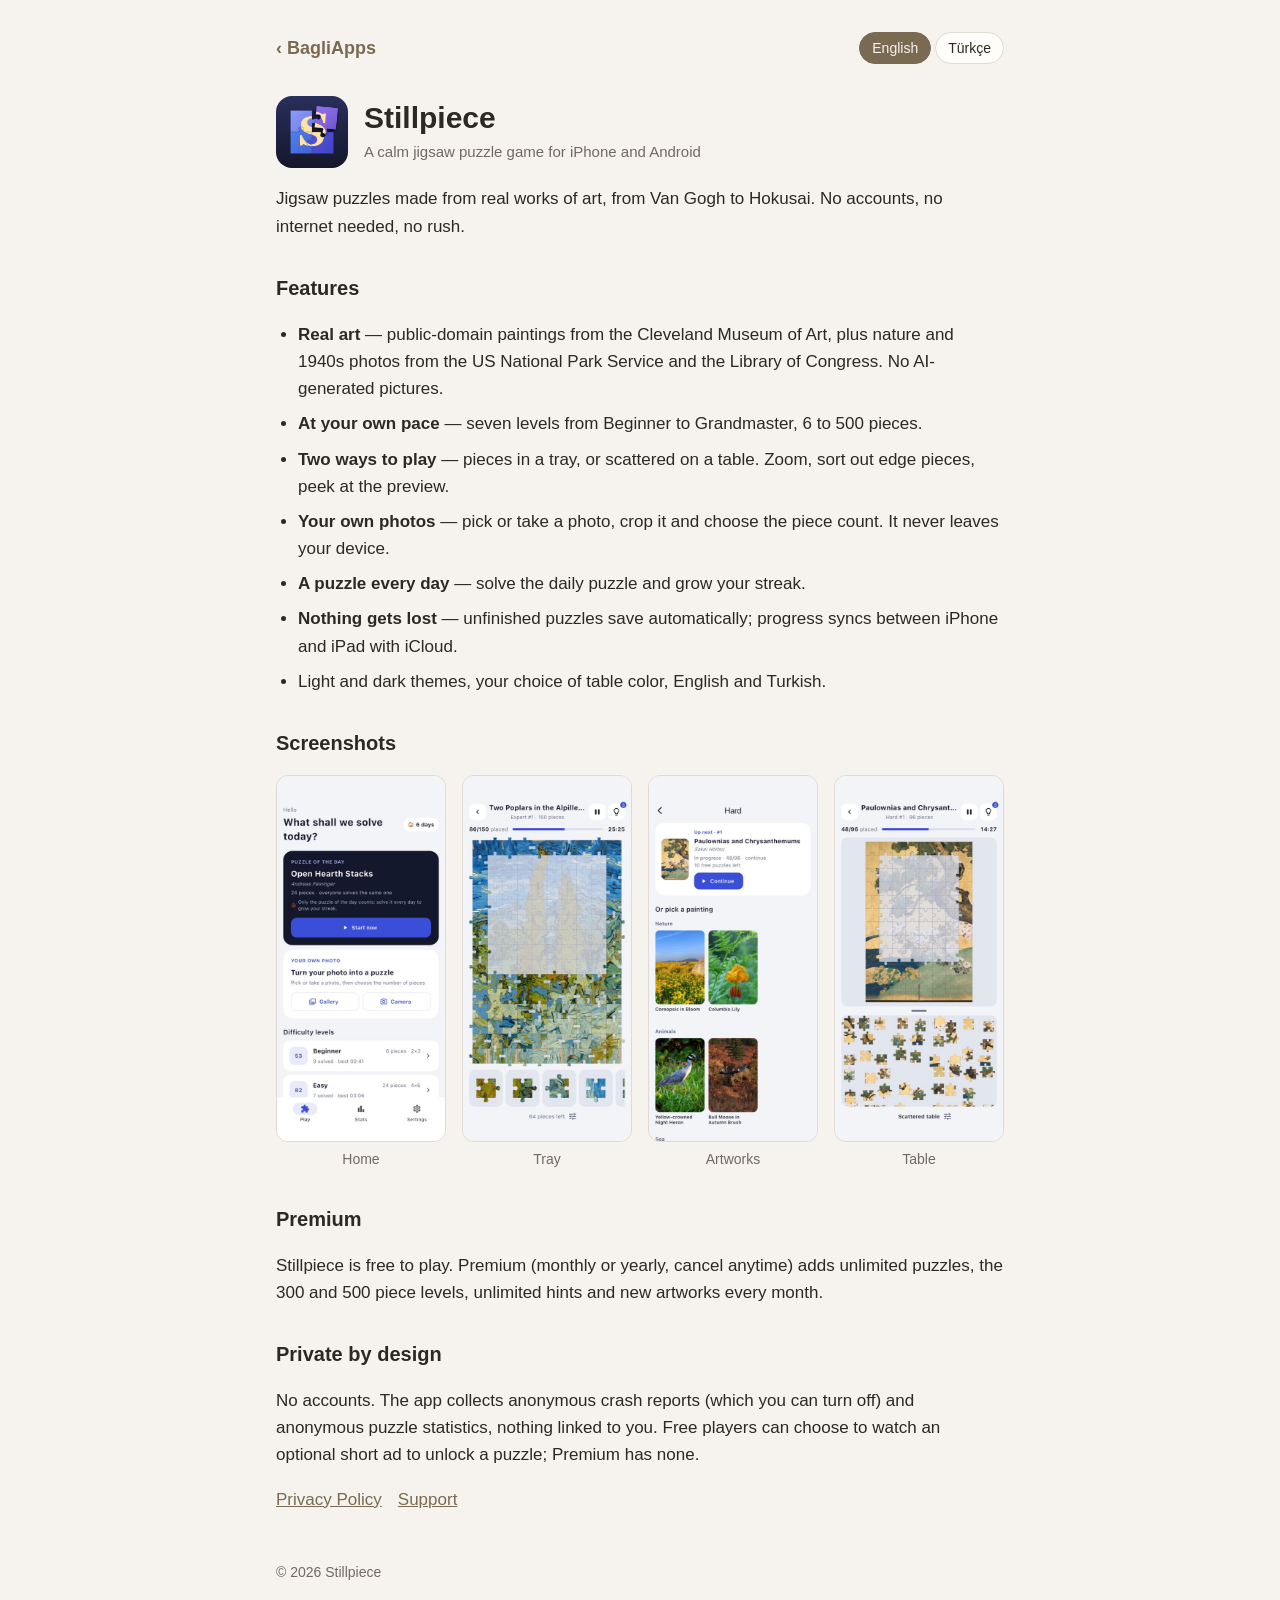
<file: index.html>
<!doctype html>
<html lang="en">
<head>
<meta charset="utf-8">
<meta name="viewport" content="width=device-width, initial-scale=1">
<title>Stillpiece</title>
<meta name="description" content="Stillpiece — a calm jigsaw puzzle game with real, public-domain art for iPhone and Android. No accounts, works offline.">
<link rel="icon" href="img/icon.jpg">
<link rel="stylesheet" href="style.css">
</head>
<body>
<main>
<header class="top">
  <a class="brand" href="https://bagliapps.github.io/">‹ BagliApps</a>
  <div class="lang" role="group" aria-label="Language / Dil">
    <button type="button" data-set="en" aria-pressed="true">English</button>
    <button type="button" data-set="tr" aria-pressed="false">Türkçe</button>
  </div>
</header>

<div class="hero">
  <img src="img/icon.jpg" alt="" width="72" height="72">
  <div>
    <h1>Stillpiece</h1>
    <p class="meta" data-l="en">A calm jigsaw puzzle game for iPhone and Android</p>
    <p class="meta" data-l="tr" hidden>iPhone ve Android için sakin bir yapboz oyunu</p>
  </div>
</div>

<p data-l="en">Jigsaw puzzles made from real works of art, from Van Gogh to Hokusai. No accounts, no internet needed, no rush.</p>
<p data-l="tr" hidden>Van Gogh'dan Hokusai'ye gerçek sanat eserlerinden yapbozlar. Hesap yok, internet gerekmez, acele yok.</p>

<h2 data-l="en">Features</h2><h2 data-l="tr" hidden>Özellikler</h2>
<ul class="features" data-l="en">
  <li><b>Real art</b> — public-domain paintings from the Cleveland Museum of Art, plus nature and 1940s photos from the US National Park Service and the Library of Congress. No AI-generated pictures.</li>
  <li><b>At your own pace</b> — seven levels from Beginner to Grandmaster, 6 to 500 pieces.</li>
  <li><b>Two ways to play</b> — pieces in a tray, or scattered on a table. Zoom, sort out edge pieces, peek at the preview.</li>
  <li><b>Your own photos</b> — pick or take a photo, crop it and choose the piece count. It never leaves your device.</li>
  <li><b>A puzzle every day</b> — solve the daily puzzle and grow your streak.</li>
  <li><b>Nothing gets lost</b> — unfinished puzzles save automatically; progress syncs between iPhone and iPad with iCloud.</li>
  <li>Light and dark themes, your choice of table color, English and Turkish.</li>
</ul>
<ul class="features" data-l="tr" hidden>
  <li><b>Gerçek eserler</b> — Cleveland Museum of Art'ın kamu malı tabloları; ABD Milli Parklar Servisi ve Library of Congress'ten doğa ve 1940'lar fotoğrafları. Yapay zekâyla üretilmiş görsel yok.</li>
  <li><b>Kendi hızında</b> — Başlangıç'tan Büyük Usta'ya yedi seviye, 6'dan 500 parçaya.</li>
  <li><b>İki oyun biçimi</b> — parçalar tepside ya da masaya dağılmış. Yakınlaştır, kenar parçalarını ayır, önizlemeye bak.</li>
  <li><b>Kendi fotoğrafların</b> — bir fotoğraf seç ya da çek, kırp, parça sayısını belirle. Fotoğraf cihazından çıkmaz.</li>
  <li><b>Her gün bir yapboz</b> — günün yapbozunu çöz, art arda günlerle serini büyüt.</li>
  <li><b>Hiçbir şey kaybolmaz</b> — yarım kalan yapboz otomatik kaydedilir; ilerleme iPhone ve iPad arasında iCloud ile eşitlenir.</li>
  <li>Açık ve koyu tema, masa rengi seçimi, Türkçe ve İngilizce.</li>
</ul>

<h2 data-l="en">Screenshots</h2><h2 data-l="tr" hidden>Ekran görüntüleri</h2>
<ul class="shots" id="shots"></ul>

<h2 data-l="en">Premium</h2><h2 data-l="tr" hidden>Premium</h2>
<p data-l="en">Stillpiece is free to play. Premium (monthly or yearly, cancel anytime) adds unlimited puzzles, the 300 and 500 piece levels, unlimited hints and new artworks every month.</p>
<p data-l="tr" hidden>Stillpiece ücretsiz oynanır. Premium (aylık ya da yıllık, istediğin zaman iptal) sınırsız yapboz, 300 ve 500 parçalı seviyeler, sınırsız ipucu ve her ay yeni eserler getirir.</p>

<h2 data-l="en">Private by design</h2><h2 data-l="tr" hidden>Gizlilik öncelikli</h2>
<p data-l="en">No accounts. The app collects anonymous crash reports (which you can turn off) and anonymous puzzle statistics, nothing linked to you. Free players can choose to watch an optional short ad to unlock a puzzle; Premium has none.</p>
<p data-l="tr" hidden>Hesap yok. Uygulama adsız çökme raporları (kapatılabilir) ve adsız yapboz istatistikleri toplar; hiçbiri seninle ilişkilendirilmez. Ücretsiz oyuncular bir yapboz açmak için isteğe bağlı kısa bir reklam izleyebilir; Premium'da reklam yoktur.</p>

<ul class="links">
  <li><a href="privacy.html" data-l="en">Privacy Policy</a><a href="privacy-tr.html" data-l="tr" hidden>Gizlilik Politikası</a></li>
  <li><a href="support.html" data-l="en">Support</a><a href="support-tr.html" data-l="tr" hidden>Destek</a></li>
</ul>
<footer>© 2026 Stillpiece</footer>
</main>
<script>
(function () {
  var shots = [
    ["1_home", "Home", "Ana sayfa"], ["2_tray", "Tray", "Tepsi"],
    ["3_art_list", "Artworks", "Eserler"], ["4_table", "Table", "Masa"]
  ];
  function saved() { try { return localStorage.getItem("lang"); } catch (e) { return null; } }
  function pick() {
    var q = /[?&]lang=(en|tr)/.exec(location.search);
    return (q && q[1]) || saved() || ((navigator.language || "").slice(0, 2) === "tr" ? "tr" : "en");
  }
  function apply(l) {
    document.documentElement.lang = l;
    document.querySelectorAll("[data-l]").forEach(function (e) { e.hidden = e.getAttribute("data-l") !== l; });
    document.querySelectorAll("[data-set]").forEach(function (b) { b.setAttribute("aria-pressed", b.dataset.set === l); });
    document.getElementById("shots").innerHTML = shots.map(function (s) {
      var c = l === "tr" ? s[2] : s[1];
      return '<li><figure><img loading="lazy" src="img/' + l + "/" + s[0] + '.jpg" alt="Stillpiece — ' + c + '"><figcaption>' + c + "</figcaption></figure></li>";
    }).join("");
    try { localStorage.setItem("lang", l); } catch (e) {}
  }
  document.querySelectorAll("[data-set]").forEach(function (b) { b.addEventListener("click", function () { apply(b.dataset.set); }); });
  apply(pick());
})();
</script>
</body>
</html>
</file>
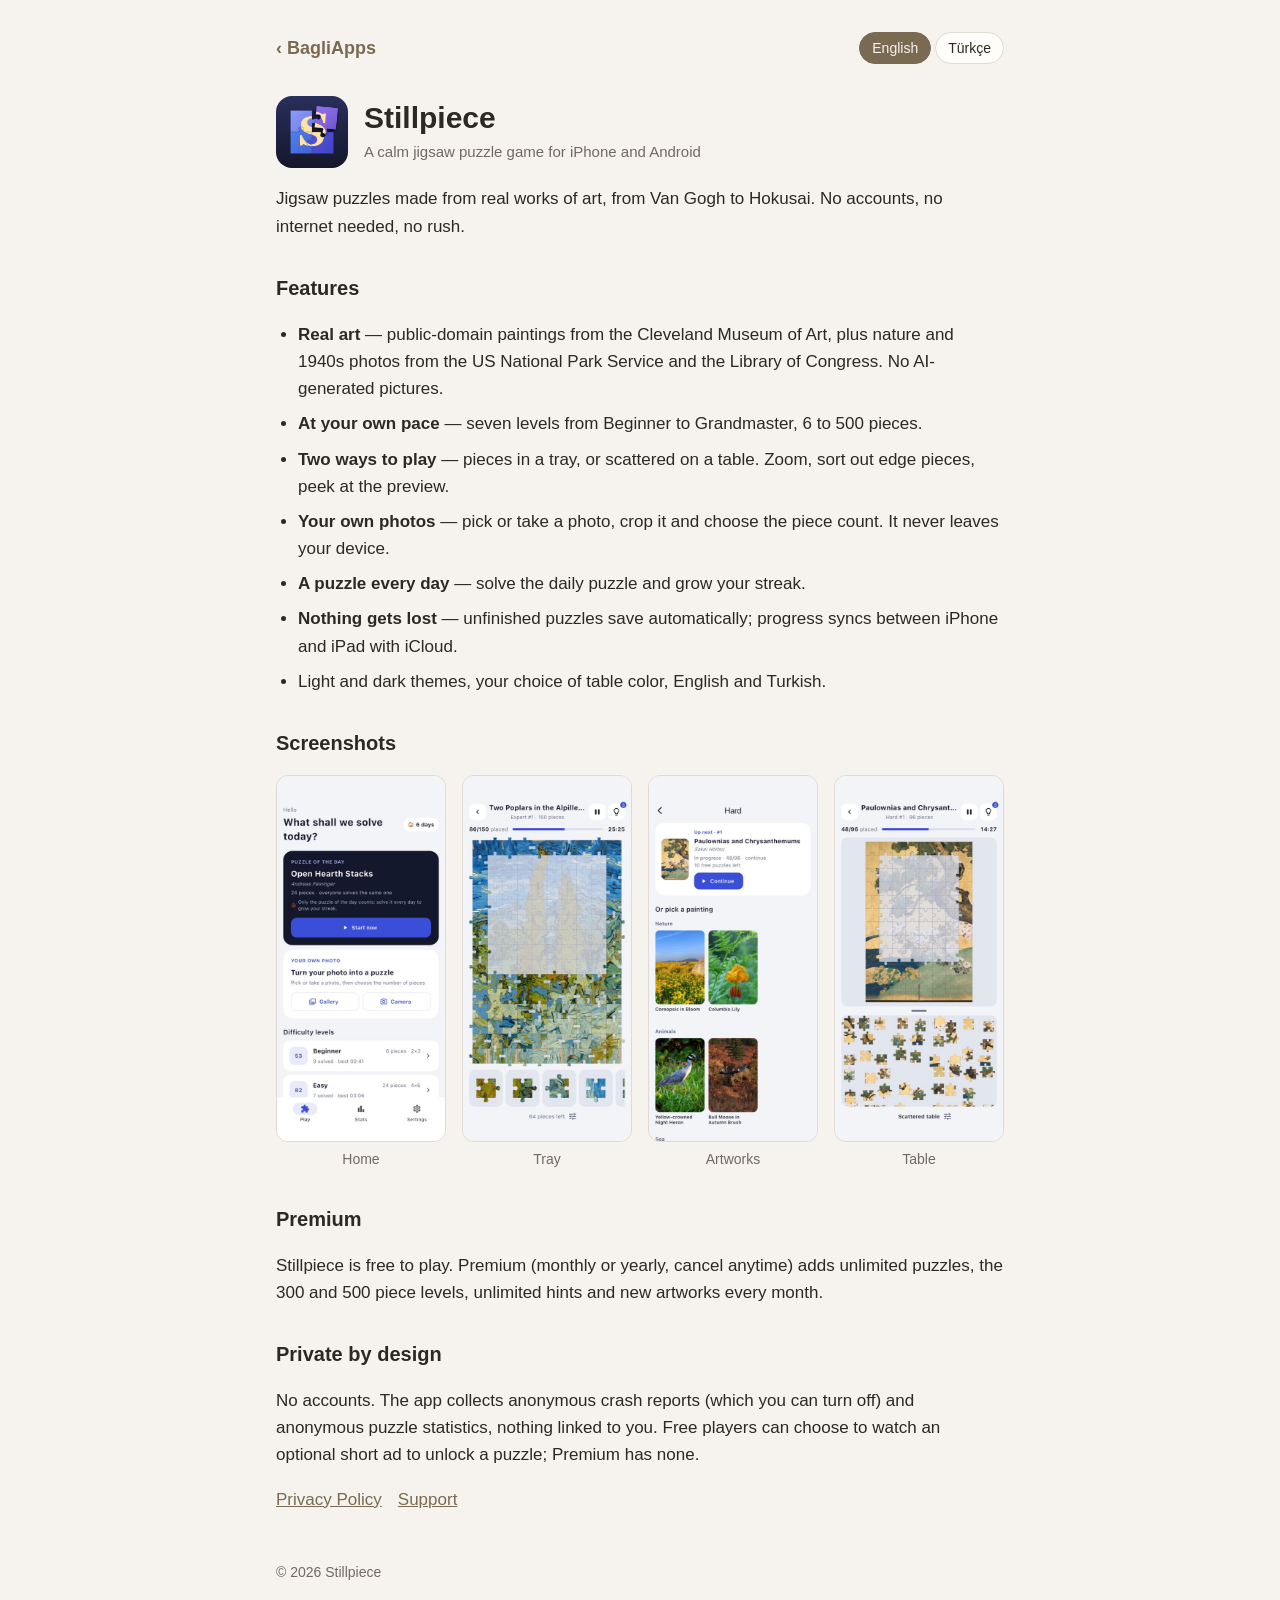
<file: get.html>
<!doctype html>
<html lang="en">
<head>
<meta charset="utf-8">
<meta name="viewport" content="width=device-width, initial-scale=1">
<title>Stillpiece</title>
<meta name="robots" content="noindex">
<link rel="stylesheet" href="style.css">
<script>
// Paylaşım bağlantısı: iPhone/iPad App Store'a, Android Google Play'e, diğerleri siteye gider.
// Play'de yayına çıkınca ANDROID_LIVE true yapılır (o zamana dek Android siteye düşer).
(function () {
  var ANDROID_LIVE = false;
  var ua = navigator.userAgent || "";
  var ios = /iPhone|iPad|iPod/.test(ua) || (/Macintosh/.test(ua) && navigator.maxTouchPoints > 1);
  var to = "index.html";
  if (ios) to = "https://apps.apple.com/app/id6824636510";
  else if (/Android/.test(ua) && ANDROID_LIVE) to = "https://play.google.com/store/apps/details?id=com.alperbagli.stillpiece";
  location.replace(to);
})();
</script>
</head>
<body>
<main>
<p><a href="https://apps.apple.com/app/id6824636510">App Store</a> · <a href="index.html">Stillpiece</a></p>
</main>
</body>
</html>
</file>
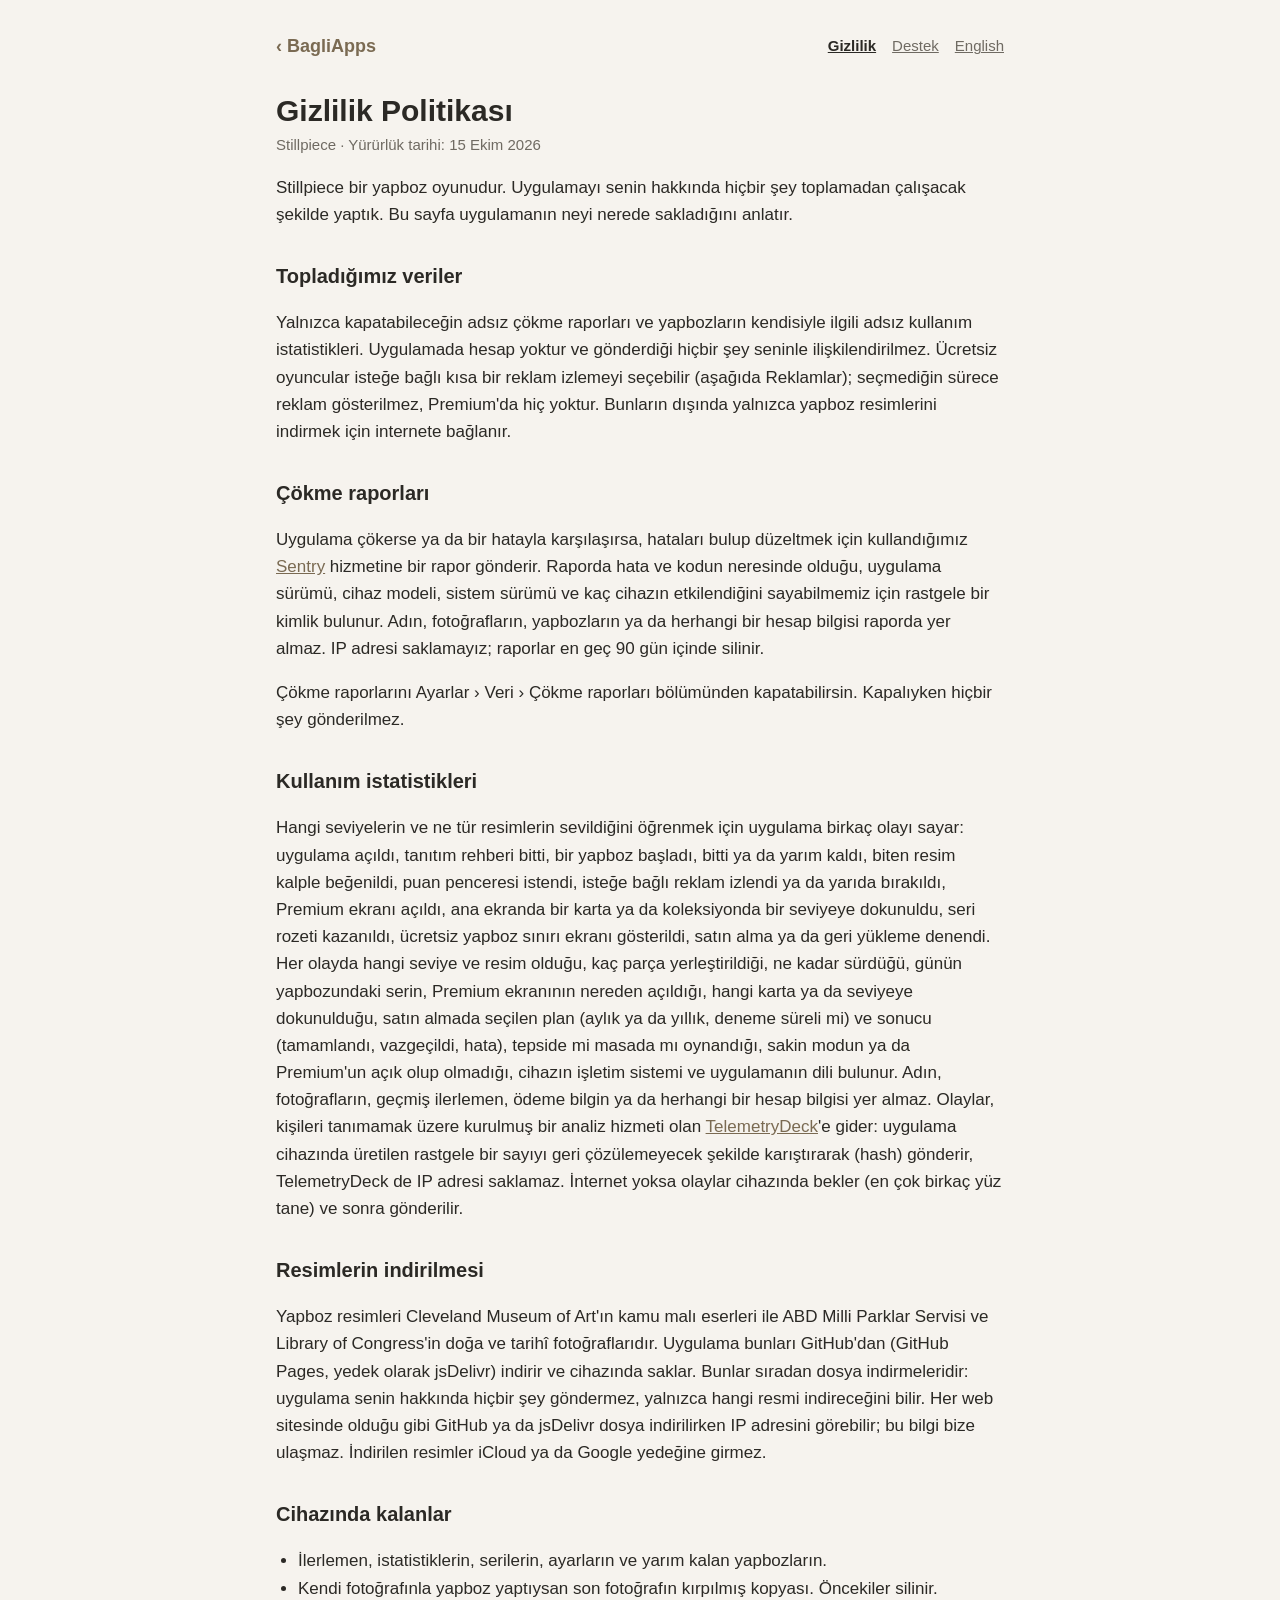
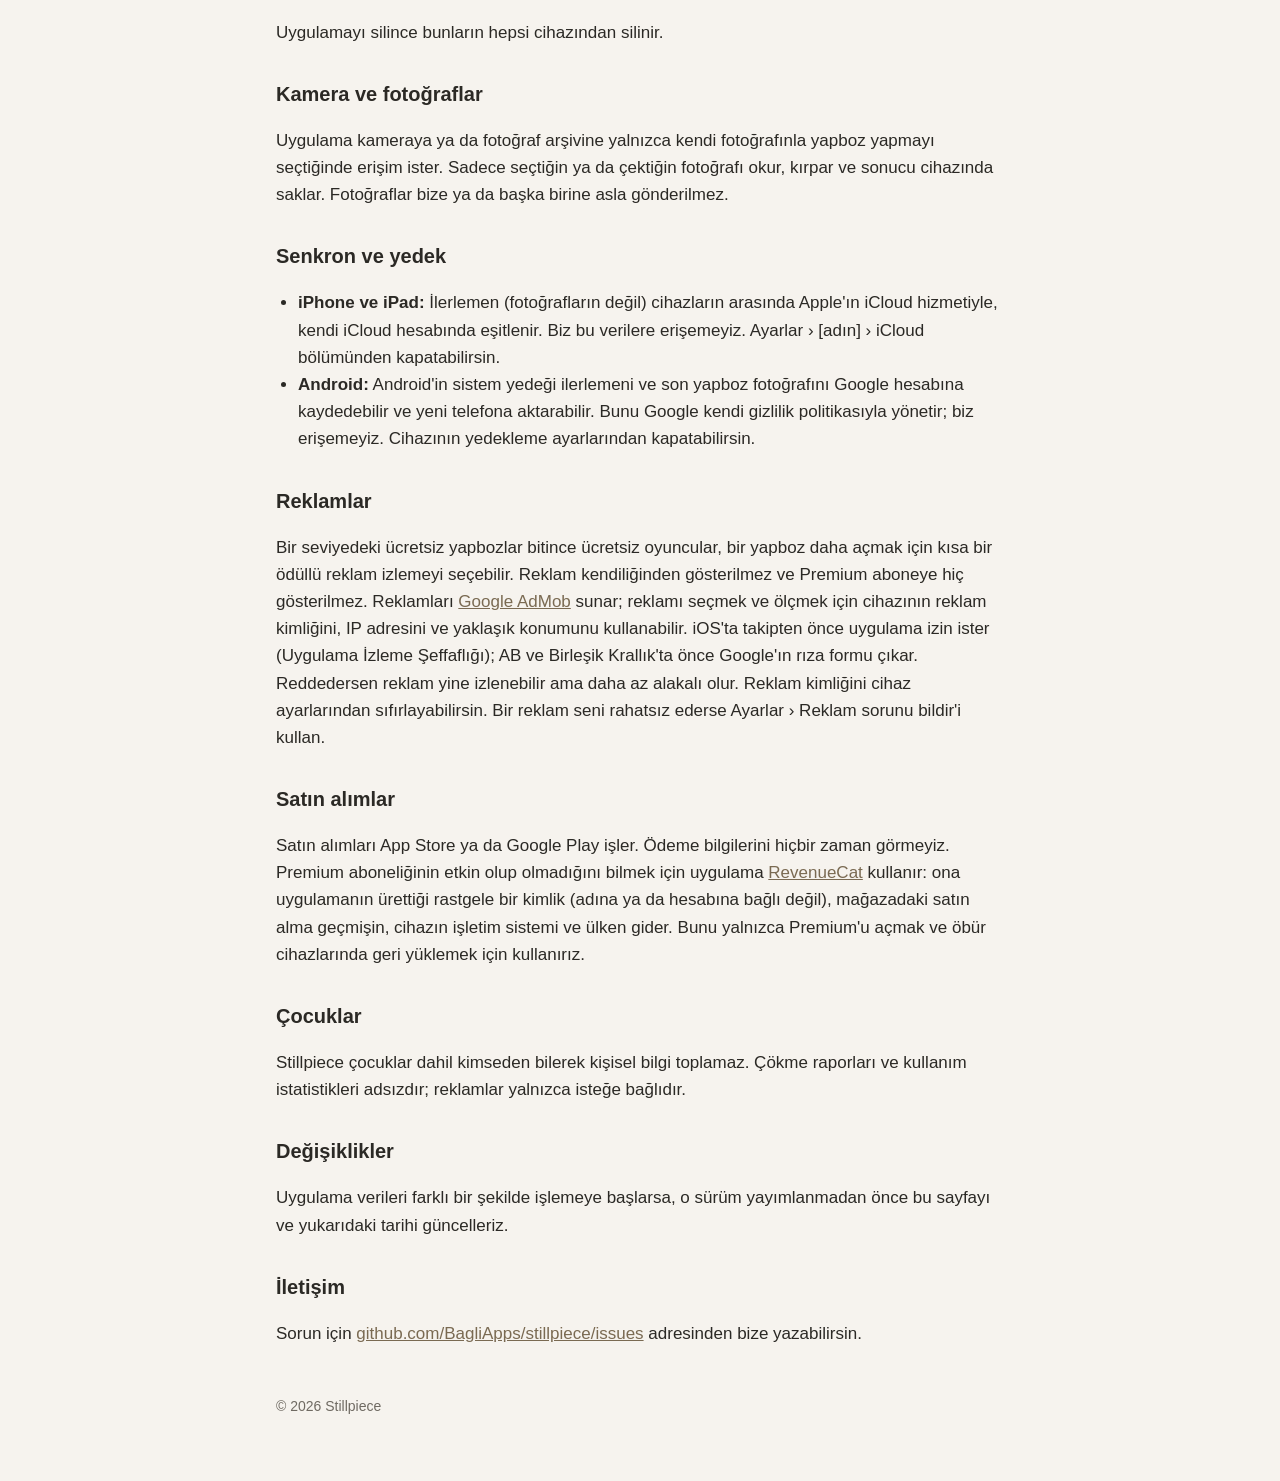
<file: privacy-tr.html>
<!doctype html>
<html lang="tr">
<head>
<meta charset="utf-8">
<meta name="viewport" content="width=device-width, initial-scale=1">
<title>Stillpiece Gizlilik Politikası</title>
<meta name="description" content="Stillpiece verilerini nasıl işler: hesap yok, takip yok, reklam yalnızca izlemeyi seçersen.">
<link rel="icon" href="img/icon.jpg">
<link rel="stylesheet" href="style.css">
</head>
<body>
<main>
<header class="top">
  <a class="brand" href="https://bagliapps.github.io/">‹ BagliApps</a>
  <nav><a href="privacy-tr.html" aria-current="page">Gizlilik</a><a href="support-tr.html">Destek</a><a href="privacy.html" hreflang="en">English</a></nav>
</header>
<h1>Gizlilik Politikası</h1>
<p class="muted">Stillpiece · Yürürlük tarihi: 15 Ekim 2026</p>

<p>Stillpiece bir yapboz oyunudur. Uygulamayı senin hakkında hiçbir şey toplamadan çalışacak şekilde yaptık. Bu sayfa uygulamanın neyi nerede sakladığını anlatır.</p>

<h2>Topladığımız veriler</h2>
<p>Yalnızca kapatabileceğin adsız çökme raporları ve yapbozların kendisiyle ilgili adsız kullanım istatistikleri. Uygulamada hesap yoktur ve gönderdiği hiçbir şey seninle ilişkilendirilmez. Ücretsiz oyuncular isteğe bağlı kısa bir reklam izlemeyi seçebilir (aşağıda Reklamlar); seçmediğin sürece reklam gösterilmez, Premium'da hiç yoktur. Bunların dışında yalnızca yapboz resimlerini indirmek için internete bağlanır.</p>

<h2>Çökme raporları</h2>
<p>Uygulama çökerse ya da bir hatayla karşılaşırsa, hataları bulup düzeltmek için kullandığımız <a href="https://sentry.io/privacy/">Sentry</a> hizmetine bir rapor gönderir. Raporda hata ve kodun neresinde olduğu, uygulama sürümü, cihaz modeli, sistem sürümü ve kaç cihazın etkilendiğini sayabilmemiz için rastgele bir kimlik bulunur. Adın, fotoğrafların, yapbozların ya da herhangi bir hesap bilgisi raporda yer almaz. IP adresi saklamayız; raporlar en geç 90 gün içinde silinir.</p>
<p>Çökme raporlarını Ayarlar › Veri › Çökme raporları bölümünden kapatabilirsin. Kapalıyken hiçbir şey gönderilmez.</p>

<h2>Kullanım istatistikleri</h2>
<p>Hangi seviyelerin ve ne tür resimlerin sevildiğini öğrenmek için uygulama birkaç olayı sayar: uygulama açıldı, tanıtım rehberi bitti, bir yapboz başladı, bitti ya da yarım kaldı, biten resim kalple beğenildi, puan penceresi istendi, isteğe bağlı reklam izlendi ya da yarıda bırakıldı, Premium ekranı açıldı, ana ekranda bir karta ya da koleksiyonda bir seviyeye dokunuldu, seri rozeti kazanıldı, ücretsiz yapboz sınırı ekranı gösterildi, satın alma ya da geri yükleme denendi. Her olayda hangi seviye ve resim olduğu, kaç parça yerleştirildiği, ne kadar sürdüğü, günün yapbozundaki serin, Premium ekranının nereden açıldığı, hangi karta ya da seviyeye dokunulduğu, satın almada seçilen plan (aylık ya da yıllık, deneme süreli mi) ve sonucu (tamamlandı, vazgeçildi, hata), tepside mi masada mı oynandığı, sakin modun ya da Premium'un açık olup olmadığı, cihazın işletim sistemi ve uygulamanın dili bulunur. Adın, fotoğrafların, geçmiş ilerlemen, ödeme bilgin ya da herhangi bir hesap bilgisi yer almaz. Olaylar, kişileri tanımamak üzere kurulmuş bir analiz hizmeti olan <a href="https://telemetrydeck.com/privacy/">TelemetryDeck</a>'e gider: uygulama cihazında üretilen rastgele bir sayıyı geri çözülemeyecek şekilde karıştırarak (hash) gönderir, TelemetryDeck de IP adresi saklamaz. İnternet yoksa olaylar cihazında bekler (en çok birkaç yüz tane) ve sonra gönderilir.</p>

<h2>Resimlerin indirilmesi</h2>
<p>Yapboz resimleri Cleveland Museum of Art'ın kamu malı eserleri ile ABD Milli Parklar Servisi ve Library of Congress'in doğa ve tarihî fotoğraflarıdır. Uygulama bunları GitHub'dan (GitHub Pages, yedek olarak jsDelivr) indirir ve cihazında saklar. Bunlar sıradan dosya indirmeleridir: uygulama senin hakkında hiçbir şey göndermez, yalnızca hangi resmi indireceğini bilir. Her web sitesinde olduğu gibi GitHub ya da jsDelivr dosya indirilirken IP adresini görebilir; bu bilgi bize ulaşmaz. İndirilen resimler iCloud ya da Google yedeğine girmez.</p>

<h2>Cihazında kalanlar</h2>
<ul>
<li>İlerlemen, istatistiklerin, serilerin, ayarların ve yarım kalan yapbozların.</li>
<li>Kendi fotoğrafınla yapboz yaptıysan son fotoğrafın kırpılmış kopyası. Öncekiler silinir.</li>
</ul>
<p>Uygulamayı silince bunların hepsi cihazından silinir.</p>

<h2>Kamera ve fotoğraflar</h2>
<p>Uygulama kameraya ya da fotoğraf arşivine yalnızca kendi fotoğrafınla yapboz yapmayı seçtiğinde erişim ister. Sadece seçtiğin ya da çektiğin fotoğrafı okur, kırpar ve sonucu cihazında saklar. Fotoğraflar bize ya da başka birine asla gönderilmez.</p>

<h2>Senkron ve yedek</h2>
<ul>
<li><strong>iPhone ve iPad:</strong> İlerlemen (fotoğrafların değil) cihazların arasında Apple'ın iCloud hizmetiyle, kendi iCloud hesabında eşitlenir. Biz bu verilere erişemeyiz. Ayarlar › [adın] › iCloud bölümünden kapatabilirsin.</li>
<li><strong>Android:</strong> Android'in sistem yedeği ilerlemeni ve son yapboz fotoğrafını Google hesabına kaydedebilir ve yeni telefona aktarabilir. Bunu Google kendi gizlilik politikasıyla yönetir; biz erişemeyiz. Cihazının yedekleme ayarlarından kapatabilirsin.</li>
</ul>

<h2>Reklamlar</h2>
<p>Bir seviyedeki ücretsiz yapbozlar bitince ücretsiz oyuncular, bir yapboz daha açmak için kısa bir ödüllü reklam izlemeyi seçebilir. Reklam kendiliğinden gösterilmez ve Premium aboneye hiç gösterilmez. Reklamları <a href="https://policies.google.com/privacy">Google AdMob</a> sunar; reklamı seçmek ve ölçmek için cihazının reklam kimliğini, IP adresini ve yaklaşık konumunu kullanabilir. iOS'ta takipten önce uygulama izin ister (Uygulama İzleme Şeffaflığı); AB ve Birleşik Krallık'ta önce Google'ın rıza formu çıkar. Reddedersen reklam yine izlenebilir ama daha az alakalı olur. Reklam kimliğini cihaz ayarlarından sıfırlayabilirsin. Bir reklam seni rahatsız ederse Ayarlar › Reklam sorunu bildir'i kullan.</p>

<h2>Satın alımlar</h2>
<p>Satın alımları App Store ya da Google Play işler. Ödeme bilgilerini hiçbir zaman görmeyiz. Premium aboneliğinin etkin olup olmadığını bilmek için uygulama <a href="https://www.revenuecat.com/privacy/">RevenueCat</a> kullanır: ona uygulamanın ürettiği rastgele bir kimlik (adına ya da hesabına bağlı değil), mağazadaki satın alma geçmişin, cihazın işletim sistemi ve ülken gider. Bunu yalnızca Premium'u açmak ve öbür cihazlarında geri yüklemek için kullanırız.</p>

<h2>Çocuklar</h2>
<p>Stillpiece çocuklar dahil kimseden bilerek kişisel bilgi toplamaz. Çökme raporları ve kullanım istatistikleri adsızdır; reklamlar yalnızca isteğe bağlıdır.</p>

<h2>Değişiklikler</h2>
<p>Uygulama verileri farklı bir şekilde işlemeye başlarsa, o sürüm yayımlanmadan önce bu sayfayı ve yukarıdaki tarihi güncelleriz.</p>

<h2>İletişim</h2>
<p>Sorun için <a href="https://github.com/BagliApps/stillpiece/issues">github.com/BagliApps/stillpiece/issues</a> adresinden bize yazabilirsin.</p>
<footer>© 2026 Stillpiece</footer>
</main>
</body>
</html>
</file>
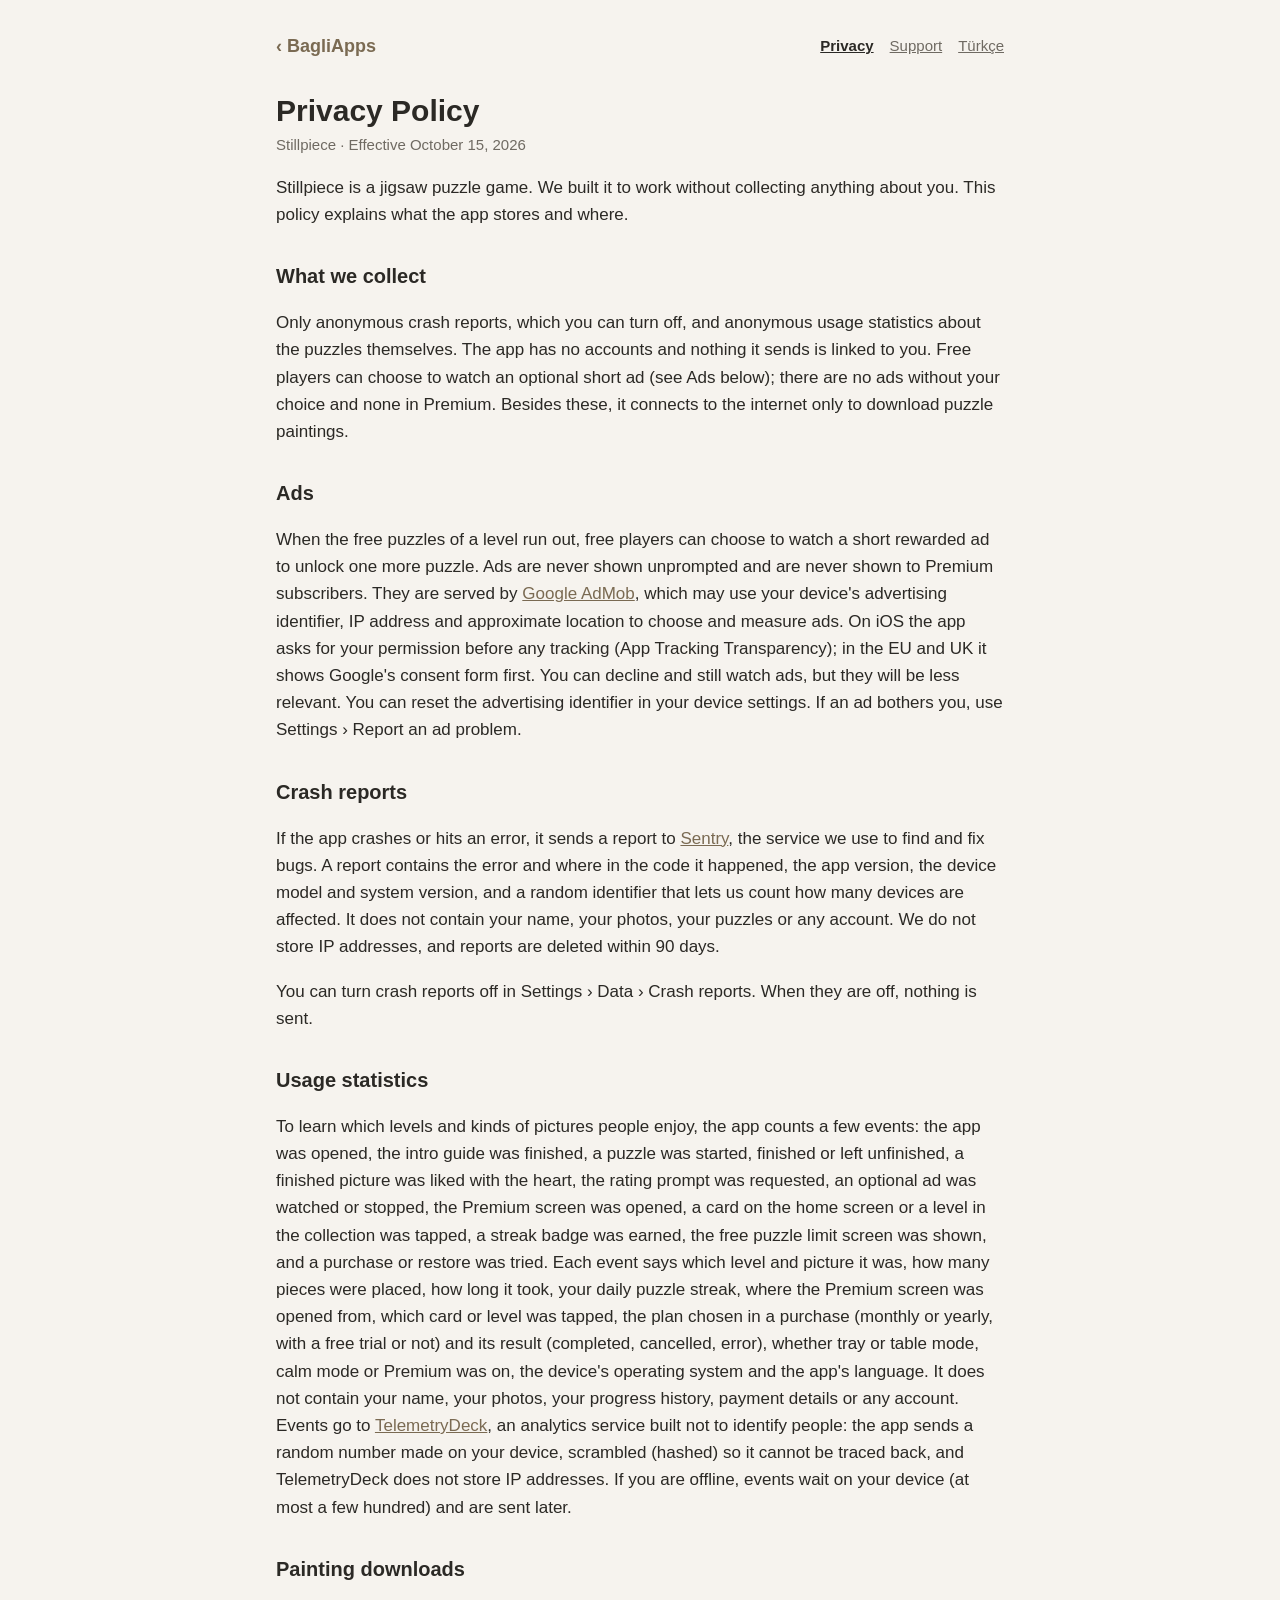
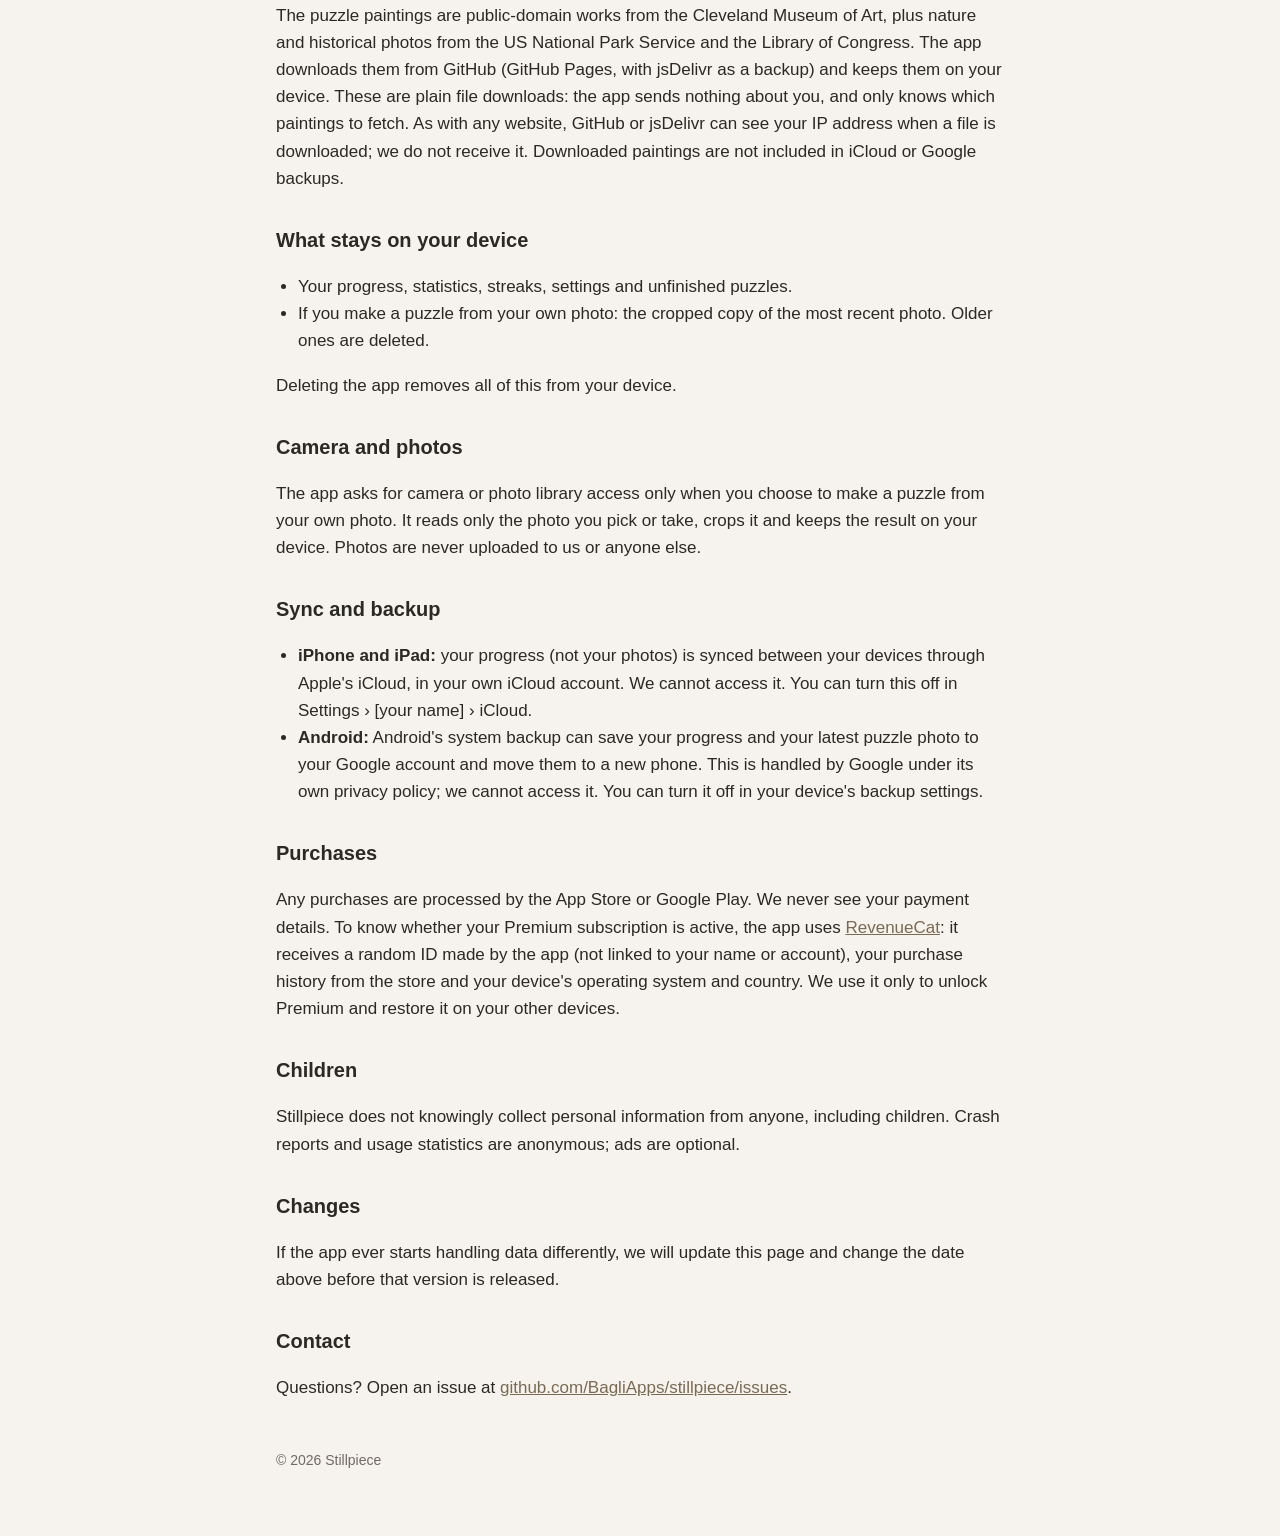
<file: privacy.html>
<!doctype html>
<html lang="en">
<head>
<meta charset="utf-8">
<meta name="viewport" content="width=device-width, initial-scale=1">
<title>Stillpiece Privacy Policy</title>
<meta name="description" content="How Stillpiece handles your data: no accounts, no tracking, ads only if you choose to watch one.">
<link rel="icon" href="img/icon.jpg">
<link rel="stylesheet" href="style.css">
</head>
<body>
<main>
<header class="top">
  <a class="brand" href="https://bagliapps.github.io/">‹ BagliApps</a>
  <nav><a href="privacy.html" aria-current="page">Privacy</a><a href="support.html">Support</a><a href="privacy-tr.html" hreflang="tr">Türkçe</a></nav>
</header>
<h1>Privacy Policy</h1>
<p class="muted">Stillpiece · Effective October 15, 2026</p>

<p>Stillpiece is a jigsaw puzzle game. We built it to work without collecting anything about you. This policy explains what the app stores and where.</p>

<h2>What we collect</h2>
<p>Only anonymous crash reports, which you can turn off, and anonymous usage statistics about the puzzles themselves. The app has no accounts and nothing it sends is linked to you. Free players can choose to watch an optional short ad (see Ads below); there are no ads without your choice and none in Premium. Besides these, it connects to the internet only to download puzzle paintings.</p>

<h2>Ads</h2>
<p>When the free puzzles of a level run out, free players can choose to watch a short rewarded ad to unlock one more puzzle. Ads are never shown unprompted and are never shown to Premium subscribers. They are served by <a href="https://policies.google.com/privacy">Google AdMob</a>, which may use your device's advertising identifier, IP address and approximate location to choose and measure ads. On iOS the app asks for your permission before any tracking (App Tracking Transparency); in the EU and UK it shows Google's consent form first. You can decline and still watch ads, but they will be less relevant. You can reset the advertising identifier in your device settings. If an ad bothers you, use Settings › Report an ad problem.</p>

<h2>Crash reports</h2>
<p>If the app crashes or hits an error, it sends a report to <a href="https://sentry.io/privacy/">Sentry</a>, the service we use to find and fix bugs. A report contains the error and where in the code it happened, the app version, the device model and system version, and a random identifier that lets us count how many devices are affected. It does not contain your name, your photos, your puzzles or any account. We do not store IP addresses, and reports are deleted within 90 days.</p>
<p>You can turn crash reports off in Settings › Data › Crash reports. When they are off, nothing is sent.</p>

<h2>Usage statistics</h2>
<p>To learn which levels and kinds of pictures people enjoy, the app counts a few events: the app was opened, the intro guide was finished, a puzzle was started, finished or left unfinished, a finished picture was liked with the heart, the rating prompt was requested, an optional ad was watched or stopped, the Premium screen was opened, a card on the home screen or a level in the collection was tapped, a streak badge was earned, the free puzzle limit screen was shown, and a purchase or restore was tried. Each event says which level and picture it was, how many pieces were placed, how long it took, your daily puzzle streak, where the Premium screen was opened from, which card or level was tapped, the plan chosen in a purchase (monthly or yearly, with a free trial or not) and its result (completed, cancelled, error), whether tray or table mode, calm mode or Premium was on, the device's operating system and the app's language. It does not contain your name, your photos, your progress history, payment details or any account. Events go to <a href="https://telemetrydeck.com/privacy/">TelemetryDeck</a>, an analytics service built not to identify people: the app sends a random number made on your device, scrambled (hashed) so it cannot be traced back, and TelemetryDeck does not store IP addresses. If you are offline, events wait on your device (at most a few hundred) and are sent later.</p>

<h2>Painting downloads</h2>
<p>The puzzle paintings are public-domain works from the Cleveland Museum of Art, plus nature and historical photos from the US National Park Service and the Library of Congress. The app downloads them from GitHub (GitHub Pages, with jsDelivr as a backup) and keeps them on your device. These are plain file downloads: the app sends nothing about you, and only knows which paintings to fetch. As with any website, GitHub or jsDelivr can see your IP address when a file is downloaded; we do not receive it. Downloaded paintings are not included in iCloud or Google backups.</p>

<h2>What stays on your device</h2>
<ul>
<li>Your progress, statistics, streaks, settings and unfinished puzzles.</li>
<li>If you make a puzzle from your own photo: the cropped copy of the most recent photo. Older ones are deleted.</li>
</ul>
<p>Deleting the app removes all of this from your device.</p>

<h2>Camera and photos</h2>
<p>The app asks for camera or photo library access only when you choose to make a puzzle from your own photo. It reads only the photo you pick or take, crops it and keeps the result on your device. Photos are never uploaded to us or anyone else.</p>

<h2>Sync and backup</h2>
<ul>
<li><strong>iPhone and iPad:</strong> your progress (not your photos) is synced between your devices through Apple's iCloud, in your own iCloud account. We cannot access it. You can turn this off in Settings › [your name] › iCloud.</li>
<li><strong>Android:</strong> Android's system backup can save your progress and your latest puzzle photo to your Google account and move them to a new phone. This is handled by Google under its own privacy policy; we cannot access it. You can turn it off in your device's backup settings.</li>
</ul>

<h2>Purchases</h2>
<p>Any purchases are processed by the App Store or Google Play. We never see your payment details. To know whether your Premium subscription is active, the app uses <a href="https://www.revenuecat.com/privacy/">RevenueCat</a>: it receives a random ID made by the app (not linked to your name or account), your purchase history from the store and your device's operating system and country. We use it only to unlock Premium and restore it on your other devices.</p>

<h2>Children</h2>
<p>Stillpiece does not knowingly collect personal information from anyone, including children. Crash reports and usage statistics are anonymous; ads are optional.</p>

<h2>Changes</h2>
<p>If the app ever starts handling data differently, we will update this page and change the date above before that version is released.</p>

<h2>Contact</h2>
<p>Questions? Open an issue at <a href="https://github.com/BagliApps/stillpiece/issues">github.com/BagliApps/stillpiece/issues</a>.</p>
<footer>© 2026 Stillpiece</footer>
</main>
</body>
</html>
</file>
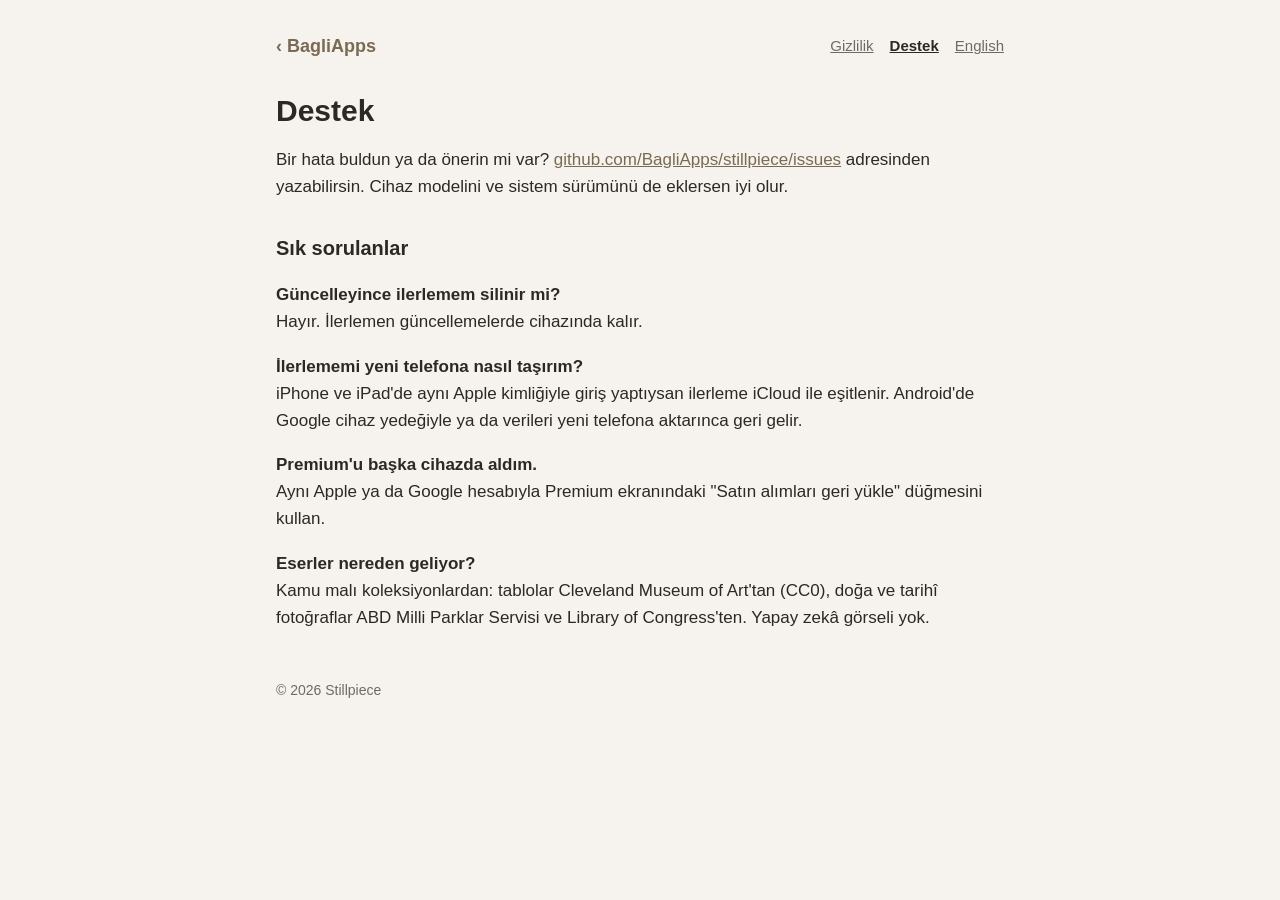
<file: support-tr.html>
<!doctype html>
<html lang="tr">
<head>
<meta charset="utf-8">
<meta name="viewport" content="width=device-width, initial-scale=1">
<title>Stillpiece Destek</title>
<meta name="description" content="Sakin yapboz oyunu Stillpiece için yardım ve iletişim.">
<link rel="icon" href="img/icon.jpg">
<link rel="stylesheet" href="style.css">
</head>
<body>
<main>
<header class="top">
  <a class="brand" href="https://bagliapps.github.io/">‹ BagliApps</a>
  <nav><a href="privacy-tr.html">Gizlilik</a><a href="support-tr.html" aria-current="page">Destek</a><a href="support.html" hreflang="en">English</a></nav>
</header>
<h1>Destek</h1>
<p>Bir hata buldun ya da önerin mi var? <a href="https://github.com/BagliApps/stillpiece/issues">github.com/BagliApps/stillpiece/issues</a> adresinden yazabilirsin. Cihaz modelini ve sistem sürümünü de eklersen iyi olur.</p>

<h2>Sık sorulanlar</h2>
<p><strong>Güncelleyince ilerlemem silinir mi?</strong><br>Hayır. İlerlemen güncellemelerde cihazında kalır.</p>
<p><strong>İlerlememi yeni telefona nasıl taşırım?</strong><br>iPhone ve iPad'de aynı Apple kimliğiyle giriş yaptıysan ilerleme iCloud ile eşitlenir. Android'de Google cihaz yedeğiyle ya da verileri yeni telefona aktarınca geri gelir.</p>
<p><strong>Premium'u başka cihazda aldım.</strong><br>Aynı Apple ya da Google hesabıyla Premium ekranındaki "Satın alımları geri yükle" düğmesini kullan.</p>
<p><strong>Eserler nereden geliyor?</strong><br>Kamu malı koleksiyonlardan: tablolar Cleveland Museum of Art'tan (CC0), doğa ve tarihî fotoğraflar ABD Milli Parklar Servisi ve Library of Congress'ten. Yapay zekâ görseli yok.</p>

<footer>© 2026 Stillpiece</footer>
</main>
</body>
</html>
</file>
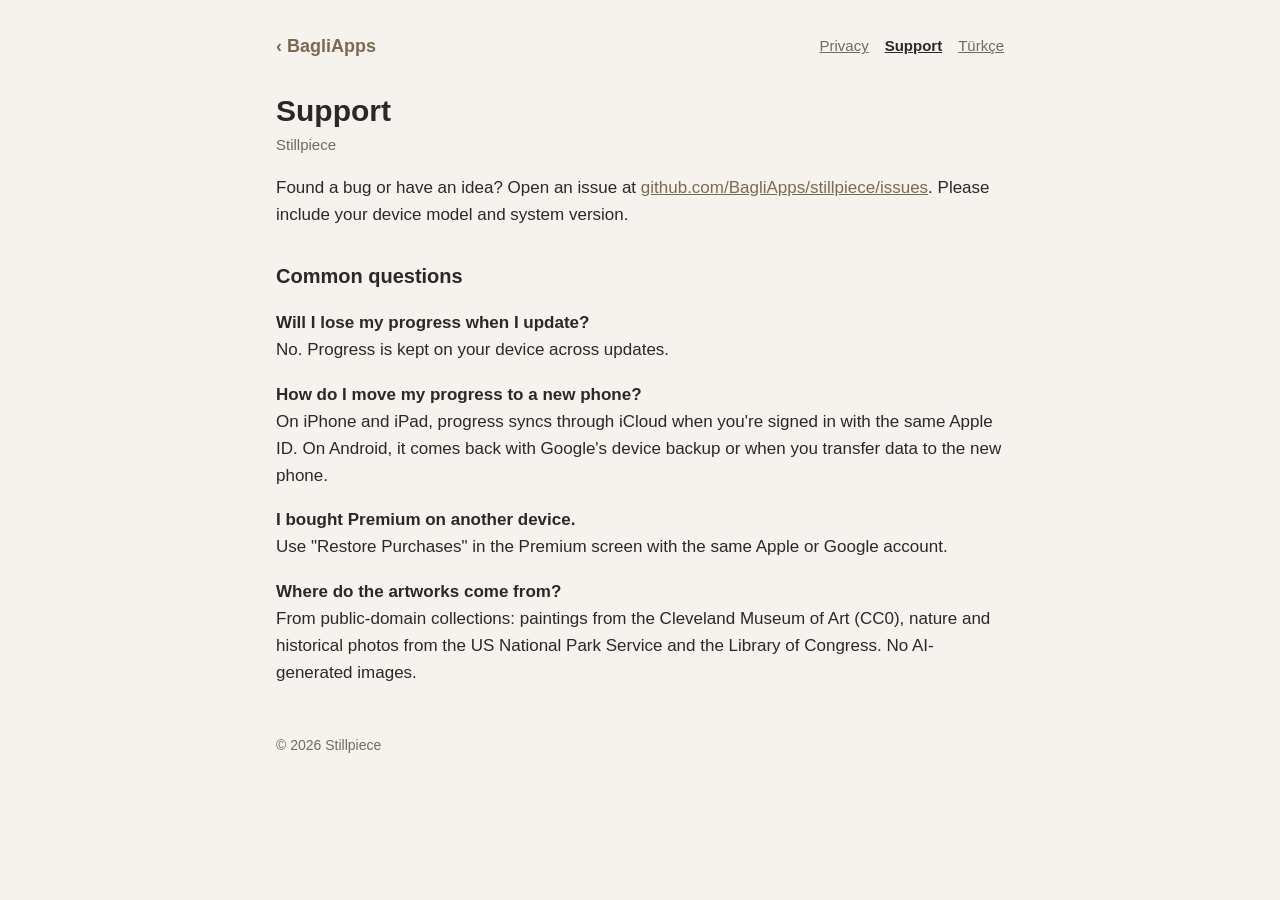
<file: support.html>
<!doctype html>
<html lang="en">
<head>
<meta charset="utf-8">
<meta name="viewport" content="width=device-width, initial-scale=1">
<title>Stillpiece Support</title>
<meta name="description" content="Help and contact for Stillpiece, a calm jigsaw puzzle game.">
<link rel="icon" href="img/icon.jpg">
<link rel="stylesheet" href="style.css">
</head>
<body>
<main>
<header class="top">
  <a class="brand" href="https://bagliapps.github.io/">‹ BagliApps</a>
  <nav><a href="privacy.html">Privacy</a><a href="support.html" aria-current="page">Support</a><a href="support-tr.html" hreflang="tr">Türkçe</a></nav>
</header>
<h1>Support</h1>
<p class="muted">Stillpiece</p>

<p>Found a bug or have an idea? Open an issue at <a href="https://github.com/BagliApps/stillpiece/issues">github.com/BagliApps/stillpiece/issues</a>. Please include your device model and system version.</p>

<h2>Common questions</h2>
<p><strong>Will I lose my progress when I update?</strong><br>No. Progress is kept on your device across updates.</p>
<p><strong>How do I move my progress to a new phone?</strong><br>On iPhone and iPad, progress syncs through iCloud when you're signed in with the same Apple ID. On Android, it comes back with Google's device backup or when you transfer data to the new phone.</p>
<p><strong>I bought Premium on another device.</strong><br>Use "Restore Purchases" in the Premium screen with the same Apple or Google account.</p>
<p><strong>Where do the artworks come from?</strong><br>From public-domain collections: paintings from the Cleveland Museum of Art (CC0), nature and historical photos from the US National Park Service and the Library of Congress. No AI-generated images.</p>


<footer>© 2026 Stillpiece</footer>
</main>
</body>
</html>
</file>
<file: style.css>
:root{--bg:#f6f3ee;--surface:#fffdf9;--fg:#2b2925;--muted:#6f6a62;--line:#e0dad0;--accent:#7a6a52;color-scheme:light dark}
@media (prefers-color-scheme:dark){:root{--bg:#1d1c1a;--surface:#262421;--fg:#ebe6dd;--muted:#a59f94;--line:#3a3733;--accent:#c8b593}}
*{box-sizing:border-box}
body{margin:0;background:var(--bg);color:var(--fg);font:17px/1.6 -apple-system,BlinkMacSystemFont,"Segoe UI",Roboto,sans-serif}
main{max-width:760px;margin:0 auto;padding:32px 16px 64px}
h1{font-size:30px;line-height:1.2;margin:0 0 4px}
h2{font-size:20px;margin:32px 0 8px}
p,li{color:var(--fg)}
.muted,.meta{color:var(--muted);font-size:15px;margin:0}
a{color:var(--accent)}
hr{border:0;border-top:1px solid var(--line);margin:48px 0}
ul{padding-left:22px}
footer{margin-top:48px;color:var(--muted);font-size:14px}

.top{display:flex;justify-content:space-between;align-items:center;gap:12px;flex-wrap:wrap;margin-bottom:32px}
.brand{font-weight:700;color:var(--accent);text-decoration:none;font-size:18px}
.top nav{display:flex;gap:16px;font-size:15px}
.top nav a{color:var(--muted)}
.top nav a[aria-current]{color:var(--fg);font-weight:600}
.lang{display:flex;gap:4px}
.lang button{font:inherit;font-size:14px;padding:4px 12px;border:1px solid var(--line);background:var(--surface);color:var(--fg);border-radius:999px;cursor:pointer}
.lang button[aria-pressed="true"]{background:var(--accent);border-color:var(--accent);color:var(--bg)}
.hero{display:flex;align-items:center;gap:16px;margin-bottom:16px}
.hero img{width:72px;height:72px;border-radius:16px}
.features li{margin:8px 0}
.shots{display:grid;grid-template-columns:repeat(auto-fill,minmax(150px,1fr));gap:16px;margin:16px 0;padding:0;list-style:none}
.shots figure{margin:0}
.shots img{width:100%;height:auto;border-radius:12px;border:1px solid var(--line);display:block}
.shots figcaption{font-size:14px;color:var(--muted);margin-top:6px;text-align:center}
.links{display:flex;gap:16px;flex-wrap:wrap;padding:0;list-style:none}
[hidden]{display:none !important}
</file>
